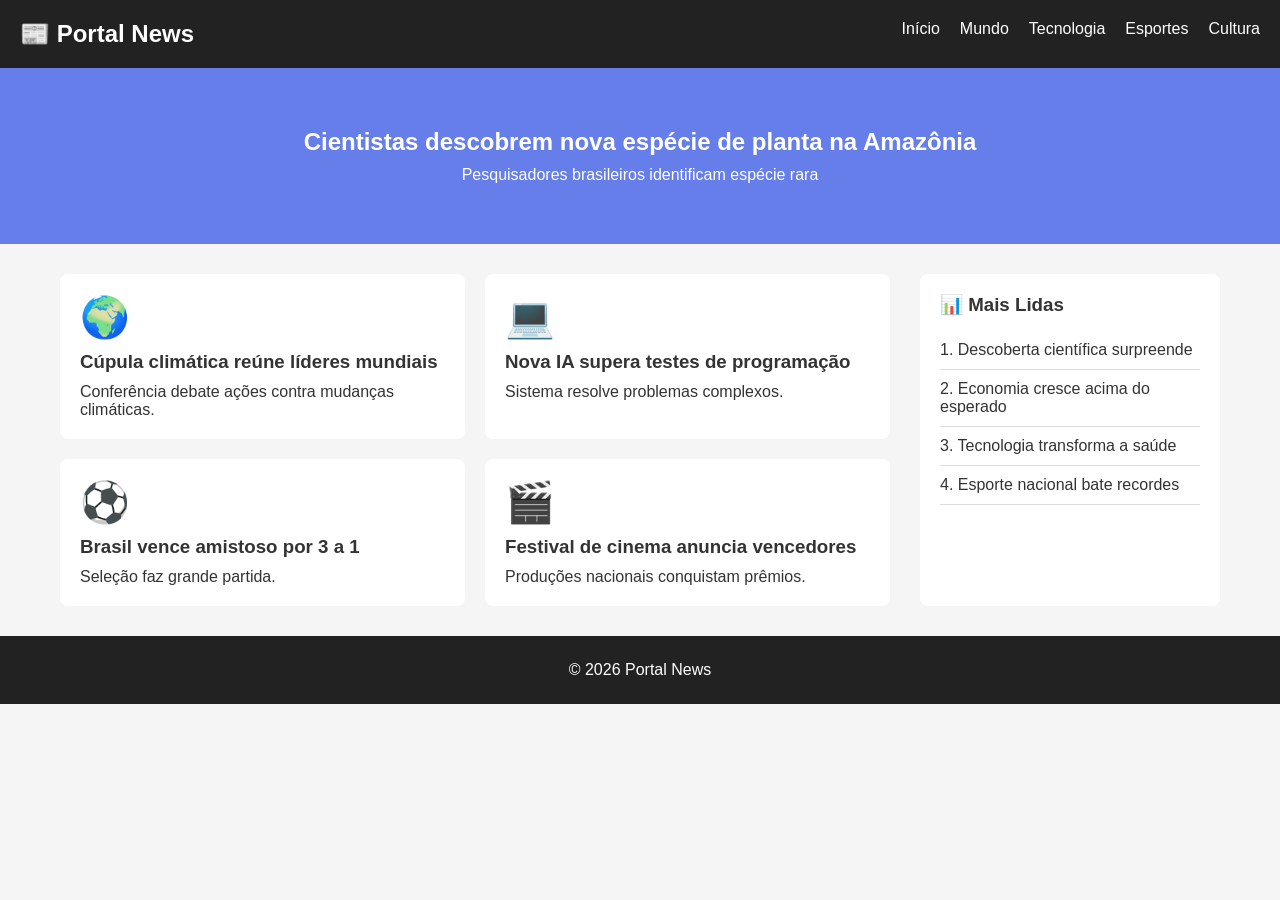
<file: Atividade4/index.html>
<!DOCTYPE html>
<html lang="pt-BR">
<head>
    <meta charset="UTF-8">
    <meta name="viewport" content="width=device-width, initial-scale=1.0">
    <title>Portal de Notícias</title>
    <link rel="stylesheet" href="styles.css">
</head>

<body>

<header>
    <h2>📰 Portal News</h2>

    <nav>
        <a href="#">Início</a>
        <a href="#">Mundo</a>
        <a href="#">Tecnologia</a>
        <a href="#">Esportes</a>
        <a href="#">Cultura</a>
    </nav>
</header>

<section class="destaque">
    <h1>Cientistas descobrem nova espécie de planta na Amazônia</h1>
    <p>Pesquisadores brasileiros identificam espécie rara</p>
</section>

<main>

    <section class="noticias">

        <article>
            <div>🌍</div>
            <h3>Cúpula climática reúne líderes mundiais</h3>
            <p>Conferência debate ações contra mudanças climáticas.</p>
        </article>

        <article>
            <div>💻</div>
            <h3>Nova IA supera testes de programação</h3>
            <p>Sistema resolve problemas complexos.</p>
        </article>

        <article>
            <div>⚽</div>
            <h3>Brasil vence amistoso por 3 a 1</h3>
            <p>Seleção faz grande partida.</p>
        </article>

        <article>
            <div>🎬</div>
            <h3>Festival de cinema anuncia vencedores</h3>
            <p>Produções nacionais conquistam prêmios.</p>
        </article>

    </section>

    <aside>
        <h3>📊 Mais Lidas</h3>
        <p>1. Descoberta científica surpreende</p>
        <p>2. Economia cresce acima do esperado</p>
        <p>3. Tecnologia transforma a saúde</p>
        <p>4. Esporte nacional bate recordes</p>
    </aside>

</main>

<footer>
    <p>© 2026 Portal News</p>
</footer>

</body>
</html>
</file>
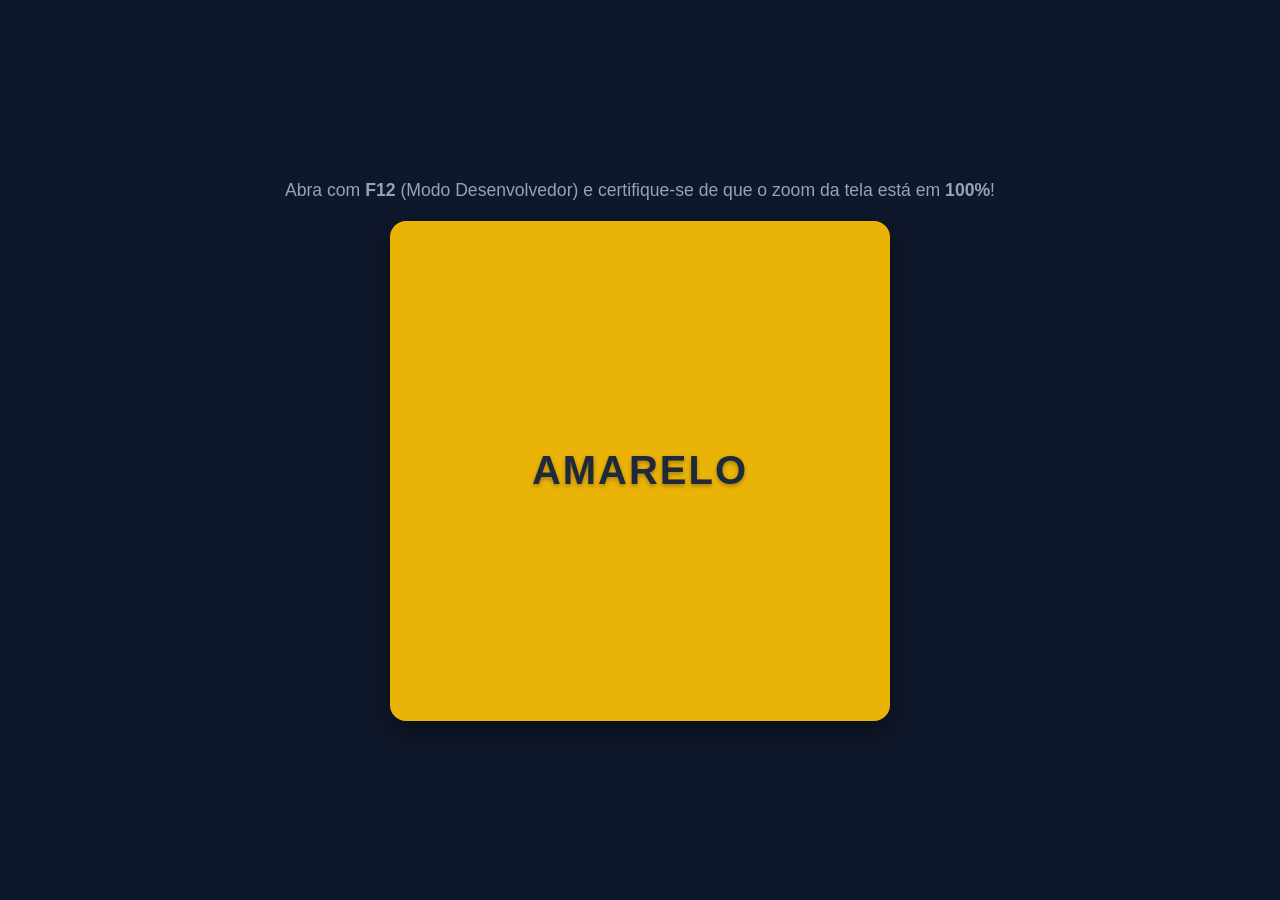
<file: Atividade5/index.html>
<!DOCTYPE html>
  <html lang="pt-BR">
  <head>
    <meta charset="UTF-8">
    <meta name="viewport" content="width=device-width, initial-scale=1.0" />
    <title>Breakpoints e Troca de Cores</title>
    <link rel="stylesheet" href="style.css">
  </head>
  <body>

    <div class="info-resolution">
      Abra com <strong>F12</strong> (Modo Desenvolvedor) e certifique-se de que o zoom da tela está em
  <strong>100%</strong>!
    </div>

    <div class="box">
      <h2></h2>
    </div>

  </body>
  </html>
</file>
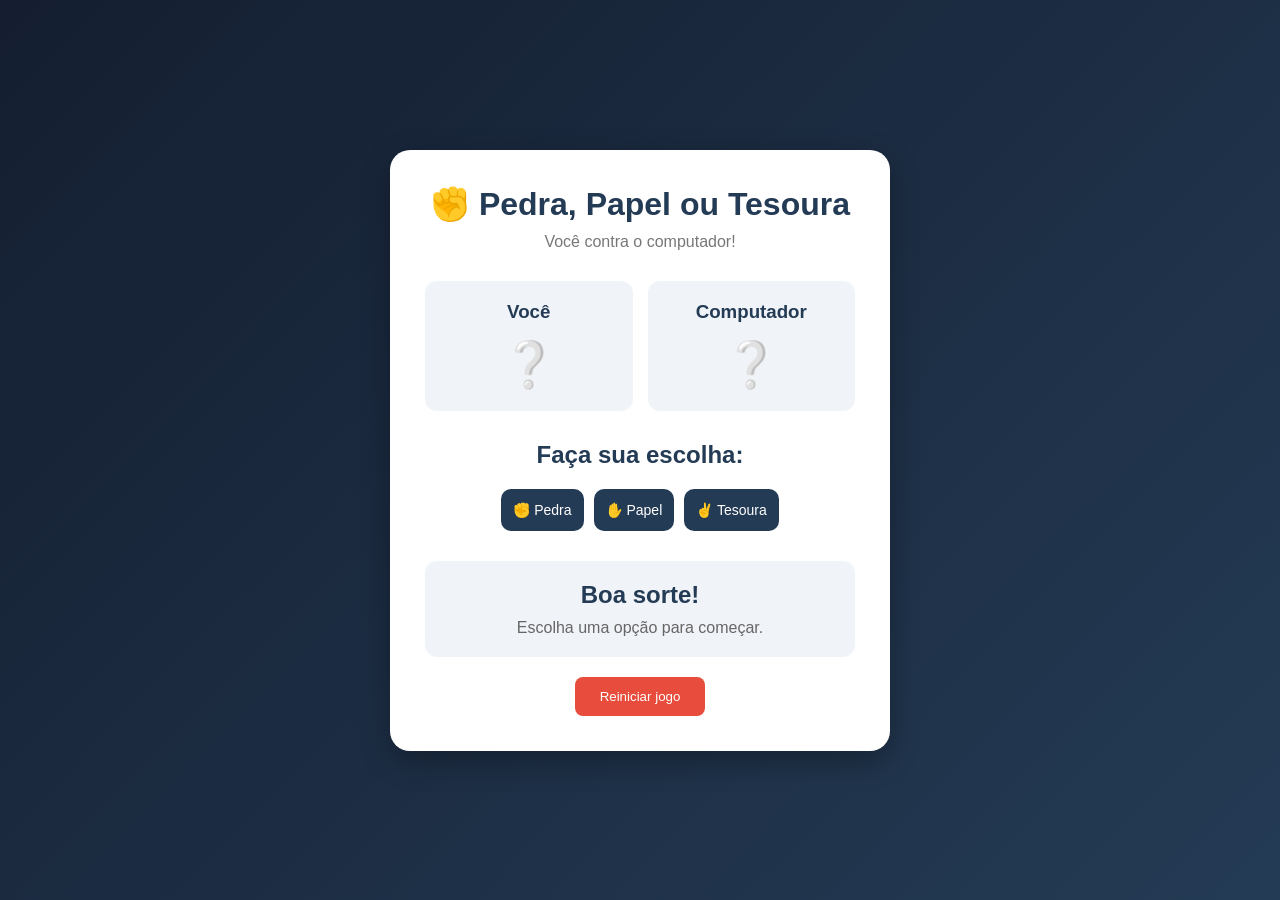
<file: Atividade7/index.html>
<!DOCTYPE html>
<html lang="pt-br">
<head>
    <meta charset="UTF-8">
    <meta name="viewport" content="width=device-width, initial-scale=1.0">
    <title>Pedra, Papel ou Tesoura</title>
    <link rel="stylesheet" href="style.css">
    <script src="app.js" defer></script>
</head>
<body>

    <div class="container">

        <h1>✊ Pedra, Papel ou Tesoura</h1>
        <p class="subtitulo">Você contra o computador!</p>

        <div class="jogadas">

            <div class="jogador">
                <h3>Você</h3>
                <span id="escolhaJogador">❔</span>
            </div>

            <div class="jogador">
                <h3>Computador</h3>
                <span id="escolhaComputador">❔</span>
            </div>

        </div>

        <h2>Faça sua escolha:</h2>

        <div class="botoes">
            <button onclick="jogar('pedra')">✊ Pedra</button>
            <button onclick="jogar('papel')">✋ Papel</button>
            <button onclick="jogar('tesoura')">✌️ Tesoura</button>
        </div>

        <div class="resultado">
            <h2 id="mensagem">Boa sorte!</h2>
            <p id="detalhes">Escolha uma opção para começar.</p>
        </div>

        <button class="reiniciar" onclick="reiniciar()">
            Reiniciar jogo
        </button>

    </div>


</body>
</html>
</file>
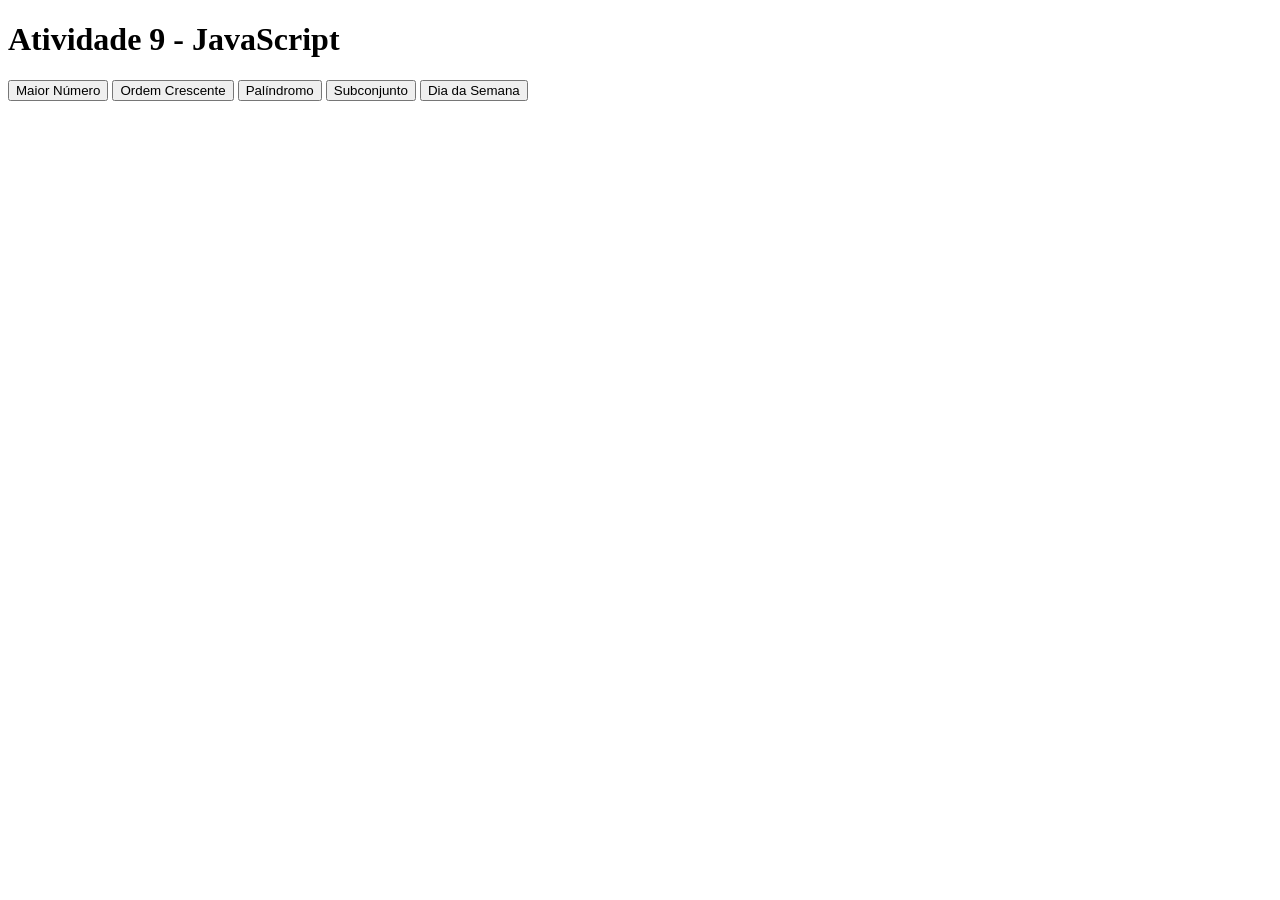
<file: Atividade9/index.html>
<!DOCTYPE html>
<html lang="pt-br">
<head>
    <meta charset="UTF-8">
    <title>Atividade 9</title>
    <script src="funcoes.js" defer></script>
</head>
<body>

    <h1>Atividade 9 - JavaScript</h1>

    <button id="btnMaior">Maior Número</button>
    <button id="btnOrdem">Ordem Crescente</button>
    <button id="btnPalindromo">Palíndromo</button>
    <button id="btnSubconjunto">Subconjunto</button>
    <button id="btnDiaSemana">Dia da Semana</button>

</body>
</html>
</file>
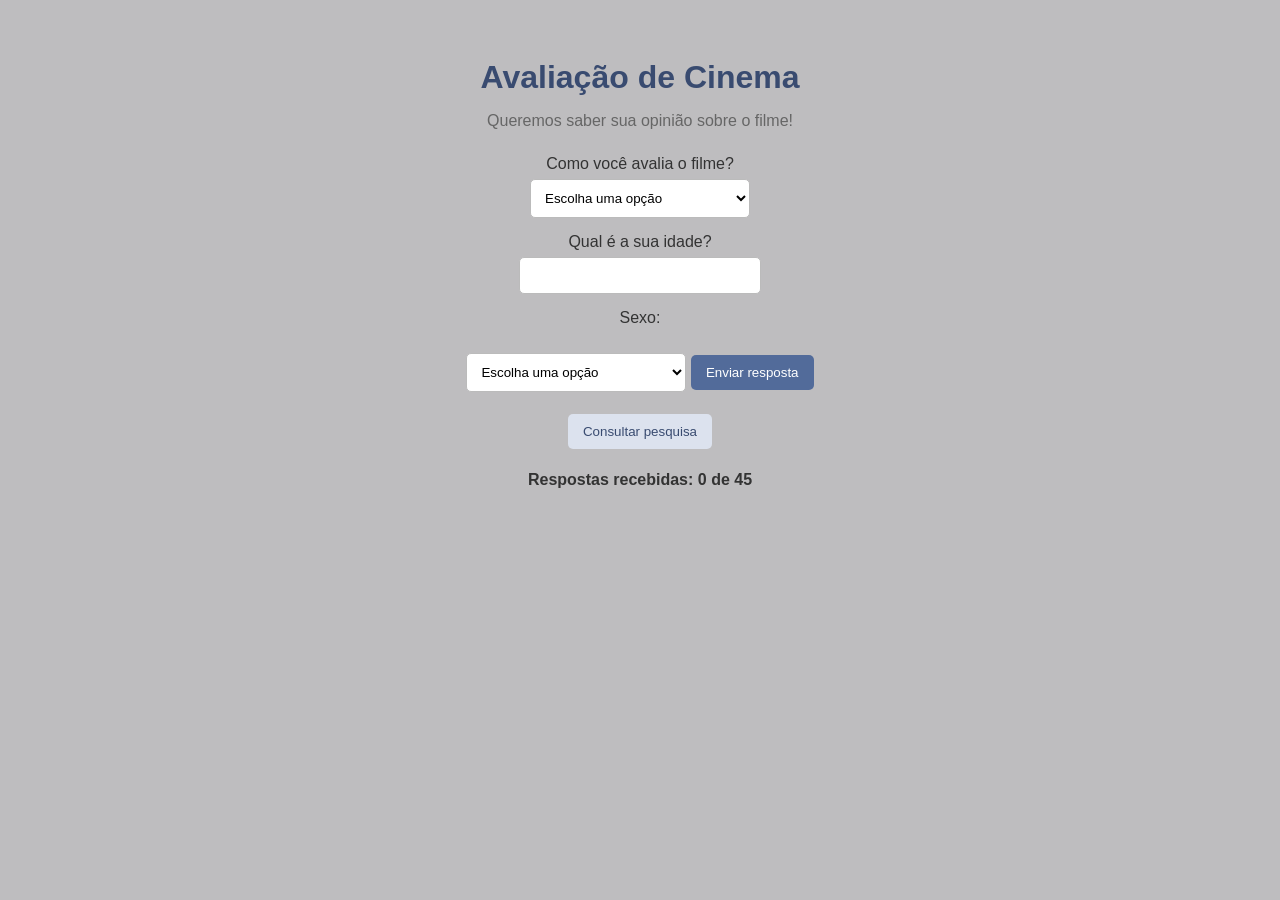
<file: Atividade8/Pesquisa.html>
<!DOCTYPE html>
<html lang="pt-br">
<head>
    <meta charset="UTF-8">
    <meta name="viewport" content="width=device-width, initial-scale=1.0">
    <title>Avaliação de Cinema</title>
    <link rel="stylesheet" href="Pesquisa.css">
    <script src="Pesquisa.js"></script>
</head>
<body>

    <main>

        <h1>Avaliação de Cinema</h1>
        <p class="subtitulo">Queremos saber sua opinião sobre o filme!</p>

        <form id="formulario">

            <label for="opiniao">Como você avalia o filme?</label>
            <select id="opiniao" required>
                <option value="">Escolha uma opção</option>
                <option value="4">Ótimo</option>
                <option value="3">Bom</option>
                <option value="2">Regular</option>
                <option value="1">Péssimo</option>
            </select>

            <label for="idade">Qual é a sua idade?</label>
            <input type="number" id="idade" min="1" max="120" required>

            <label for="sexo">Sexo:</label>
            <select id="sexo" required>
                <option value="">Escolha uma opção</option>
                <option value="feminino">Feminino</option>
                <option value="masculino">Masculino</option>
                <option value="outros">Outros</option>
            </select>

            <button type="submit">Enviar resposta</button>

            <button type="button" id="verResultados" class="secundario">
                Consultar pesquisa
            </button>

        </form>

        <p id="contador">Respostas recebidas: 0 de 45</p>

        <section id="resultado" hidden>
            <h2>Resultado da pesquisa</h2>
            <div id="dadosResultado"></div>
        </section>

    </main>

    

</body>
</html>
</file>
<file: Atividade4/styles.css>
* {
    margin: 0;
    padding: 0;
    box-sizing: border-box;
}

body {
    font-family: Arial, sans-serif;
    background: #f5f5f5;
    color: #333;
}

header {
    background: #222;
    color: white;
    padding: 20px;
    display: flex;
    justify-content: space-between;
}

nav {
    display: flex;
    gap: 20px;
}

nav a {
    color: white;
    text-decoration: none;
}

.destaque {
    background: #667eea;
    color: white;
    padding: 60px 20px;
    text-align: center;
}

.destaque h1 {
    margin-bottom: 10px;
}

main {
    max-width: 1200px;
    margin: 30px auto;
    padding: 0 20px;
    display: grid;
    grid-template-columns: 1fr 300px;
    gap: 30px;
}

.noticias {
    display: grid;
    grid-template-columns: repeat(2, 1fr);
    gap: 20px;
}

article {
    background: white;
    padding: 20px;
    border-radius: 8px;
}

article div {
    font-size: 40px;
}

article h3 {
    margin: 10px 0;
}

/* Barra lateral */

aside {
    background: white;
    padding: 20px;
    border-radius: 8px;
}

aside h3 {
    margin-bottom: 15px;
}

aside p {
    padding: 10px 0;
    border-bottom: 1px solid #ddd;
}


footer {
    background: #222;
    color: white;
    text-align: center;
    padding: 25px;
}

@media (max-width: 768px) {

    header {
        flex-direction: column;
        gap: 15px;
    }

    main {
        grid-template-columns: 1fr;
    }

    .noticias {
        grid-template-columns: 1fr;
    }
}
</file>
<file: Atividade5/style.css>
* {
    box-sizing: border-box;
    margin: 0;
    padding: 0;
  }

  body {
    font-family: 'Segoe UI', Tahoma, Geneva, Verdana, sans-serif;
    display: flex;
    flex-direction: column;
    justify-content: center;
    align-items: center;
    min-height: 100vh;
    background-color: #0f172a;
    color: #ffffff;
    gap: 20px;
  }

  .info-resolution {
    font-size: 1.1rem;
    color: #94a3b8;
    text-align: center;
    padding: 0 10px;
  }

  .box {
    width: 500px;
    height: 500px;
    max-width: 90vw;
    max-height: 90vw;
    display: flex;
    justify-content: center;
    align-items: center;
    border-radius: 16px;
    box-shadow: 0 10px 25px rgba(0, 0, 0, 0.4);
    transition: background-color 0.3s ease, color 0.3s ease;
  }

  .box h2 {
    font-size: 2.5rem;
    font-weight: 700;
    text-transform: uppercase;
    letter-spacing: 2px;
    text-shadow: 0 2px 4px rgba(0, 0, 0, 0.3);
  }

  @media (max-width: 420px) {
    .box {
      background-color: #64748b;
    }
    .box h2::before {
      content: "Cinza";
    }
  }

  @media (min-width: 421px) and (max-width: 768px) {
    .box {
      background-color: #f97316;
    }
    .box h2::before {
      content: "Laranja";
    }
  }

  @media (min-width: 769px) and (max-width: 1024px) {
    .box {
      background-color: #2563eb;
    }
    .box h2::before {
      content: "Azul";
    }
  }

  @media (min-width: 1025px) and (max-width: 1080px) {
    .box {
      background-color: #9333ea;
    }
    .box h2::before {
      content: "Roxo";
    }
  }

  @media (min-width: 1081px) and (max-width: 1366px) {
    .box {
      background-color: #eab308;
      color: #1e293b;
    }
    .box h2::before {
      content: "Amarelo";
    }
  }

  @media (min-width: 1367px) and (max-width: 1920px) {
    .box {
      background-color: #dc2626;
      content: "Vermelho";
    }
  }

  @media (min-width: 1921px) {
    .box {
      background-color: #16a34a;
    }
    .box h2::before {
      content: "Verde";
    }
  }
</file>
<file: Atividade7/style.css>
* {
    margin: 0;
    padding: 0;
    box-sizing: border-box;
}

body {
    background: linear-gradient(135deg, #141e30, #243b55);
    font-family: Arial, sans-serif;
    min-height: 100vh;
    display: flex;
    justify-content: center;
    align-items: center;
    padding: 20px;
}

.container {
    background: white;
    width: 100%;
    max-width: 500px;
    padding: 35px;
    border-radius: 20px;
    text-align: center;
    box-shadow: 0 10px 30px rgba(0,0,0,0.3);
}

h1 {
    color: #243b55;
    margin-bottom: 10px;
}

.subtitulo {
    color: #777;
    margin-bottom: 30px;
}

.jogadas {
    display: flex;
    justify-content: space-around;
    gap: 15px;
    margin-bottom: 30px;
}

.jogador {
    background: #f0f3f7;
    padding: 20px;
    border-radius: 12px;
    width: 50%;
}

.jogador h3 {
    color: #243b55;
    margin-bottom: 15px;
}

.jogador span {
    font-size: 45px;
}

h2 {
    color: #243b55;
    margin-bottom: 20px;
}

.botoes {
    display: flex;
    gap: 10px;
    justify-content: center;
}

.botoes button {
    background: #243b55;
    color: white;
    border: none;
    padding: 13px 12px;
    border-radius: 10px;
    cursor: pointer;
    font-size: 14px;
    transition: 0.3s;
}

.botoes button:hover {
    background: #416a96;
    transform: translateY(-3px);
}

.resultado {
    background: #f0f3f7;
    margin-top: 30px;
    padding: 20px;
    border-radius: 12px;
}

.resultado h2 {
    margin-bottom: 10px;
}

.resultado p {
    color: #666;
}

.reiniciar {
    margin-top: 20px;
    padding: 12px 25px;
    background: #e74c3c;
    color: white;
    border: none;
    border-radius: 8px;
    cursor: pointer;
}

.reiniciar:hover {
    background: #c0392b;
}

@media (max-width: 400px) {
    .container {
        padding: 20px;
    }

    .botoes button {
        font-size: 12px;
        padding: 12px 8px;
    }
}
</file>
<file: Atividade8/Pesquisa.css>
body {
    font-family: Arial, sans-serif;
    background-color: #bebdbf;
    text-align: center;
    padding: 30px 15px;
    color: #333;
}

main {
    width: 100%;
    max-width: 400px;
    margin: auto;
}

h1 {
    color: #394b70;
    margin-bottom: 10px;
}

.subtitulo {
    margin-bottom: 25px;
    color: #666;
}

label {
    display: block;
    margin-top: 15px;
    margin-bottom: 6px;
}

input, select {
    width: 220px;
    padding: 10px;
    border: 1px solid #bbb;
    border-radius: 5px;
    background-color: white;
}

button {
    padding: 10px 15px;
    margin-top: 22px;
    background-color: #526b9a;
    color: white;
    border: none;
    border-radius: 5px;
    cursor: pointer;
}

button:hover {
    background-color: #3d527c;
}

button.secundario {
    background-color: #dce2ee;
    color: #394b70;
}

#contador {
    margin-top: 22px;
    font-weight: bold;
}

#resultado {
    margin: 25px auto;
}

#dadosResultado p {
    background-color: white;
    padding: 10px;
    margin: 7px;
    border-radius: 4px;
}
</file>
